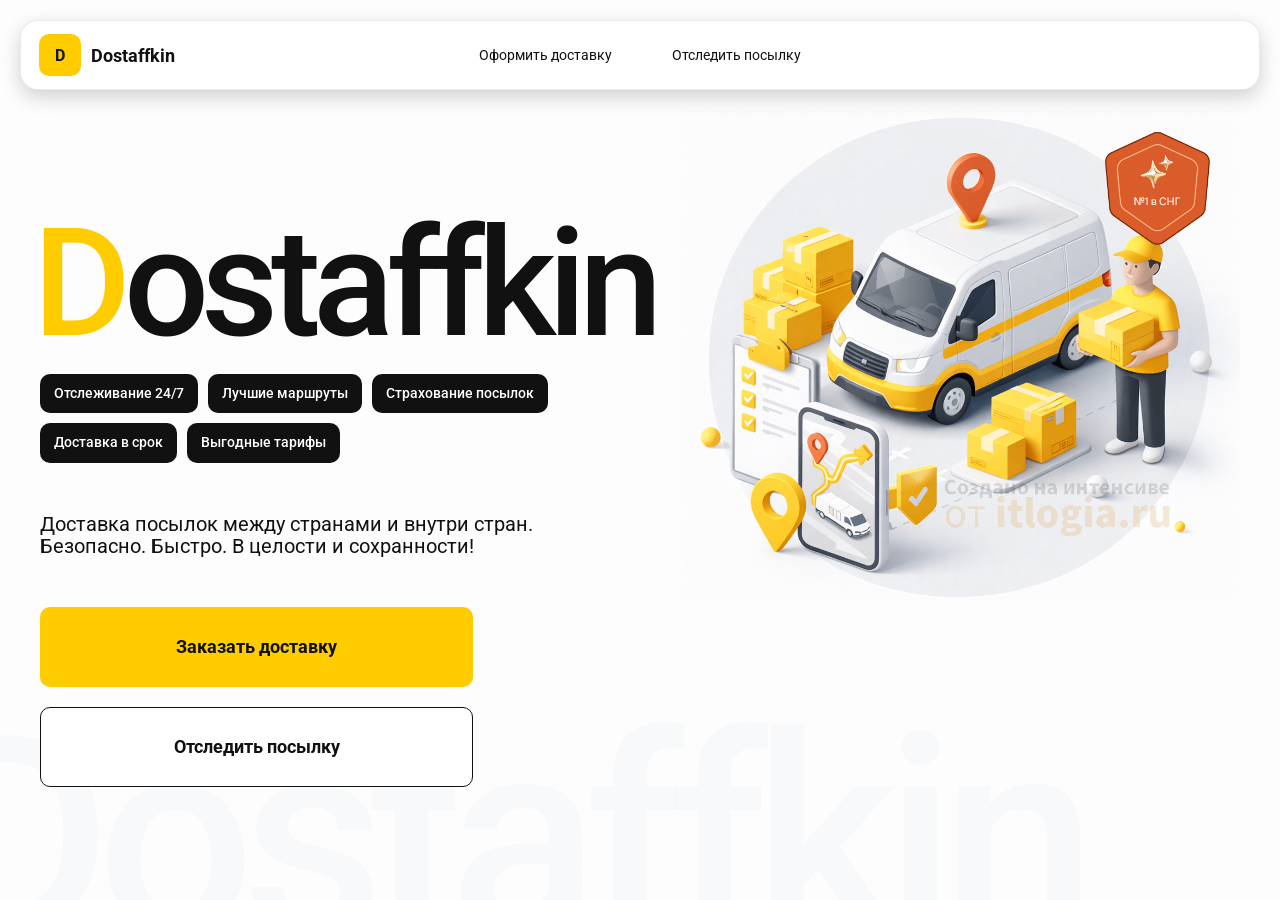
<file: index.html>
<!doctype html>
<html lang="ru">

<head>
    <meta charset="utf-8" />
    <meta name="viewport" content="width=device-width,initial-scale=1,maximum-scale=1,user-scalable=0" />
    <title>Dostaffkin — Доставка посылок между странами и внутри стран. Безопасно. Быстро. В целости и сохранности!
    </title>

    <link href="styles/base.css" rel="stylesheet" />
    <link href="styles/base_adaptive.css" rel="stylesheet" />
    <link href="styles/index.css" rel="stylesheet" />
    <link href="styles/index_adaptive.css" rel="stylesheet" />
</head>

<body>

    <div class="container">
        <header class="header">
            <a class="header-brand" href="#">
                <div class="header-logo">D</div>
                <div class="header-title">Dostaffkin</div>
            </a>
            <nav class="header-menu">
                <a class="header-link" href="./ order.html">Оформить <span>доставку</span></a>
                <a class="header-link" href="./track.html">Отследить <span>посылку</span></a>
            </nav>
        </header>
        <main class="main">
            <section class="main-info">
                <div class="main-title">
                    <span>D</span>ostaffkin
                </div>
                <div class="main-features">
                    <div class="main-feature">Отслеживание 24/7</div>
                    <div class="main-feature">Лучшие маршруты</div>
                    <div class="main-feature">Страхование посылок</div>
                    <div class="main-feature">Доставка в срок</div>
                    <div class="main-feature">Выгодные тарифы</div>
                </div>
                <div class="main-description">
                    Доставка посылок между странами и внутри стран.
                    Безопасно. Быстро. В целости и сохранности!
                </div>
                <div class="main-actions">
                    <a class="button" type="button" href="./ order.html">Заказать доставку</a>
                    <a class="button button-white" type="button" href="./track.html">Отследить посылку</a>
                </div>
            </section>
            <div class="main-title-ghost">Dostaffkin</div>
            <section class="main-image">
                <img src="images/main-image.png" alt="Main image" />
            </section>
        </main>
    </div>

</body>

</html>
</file>
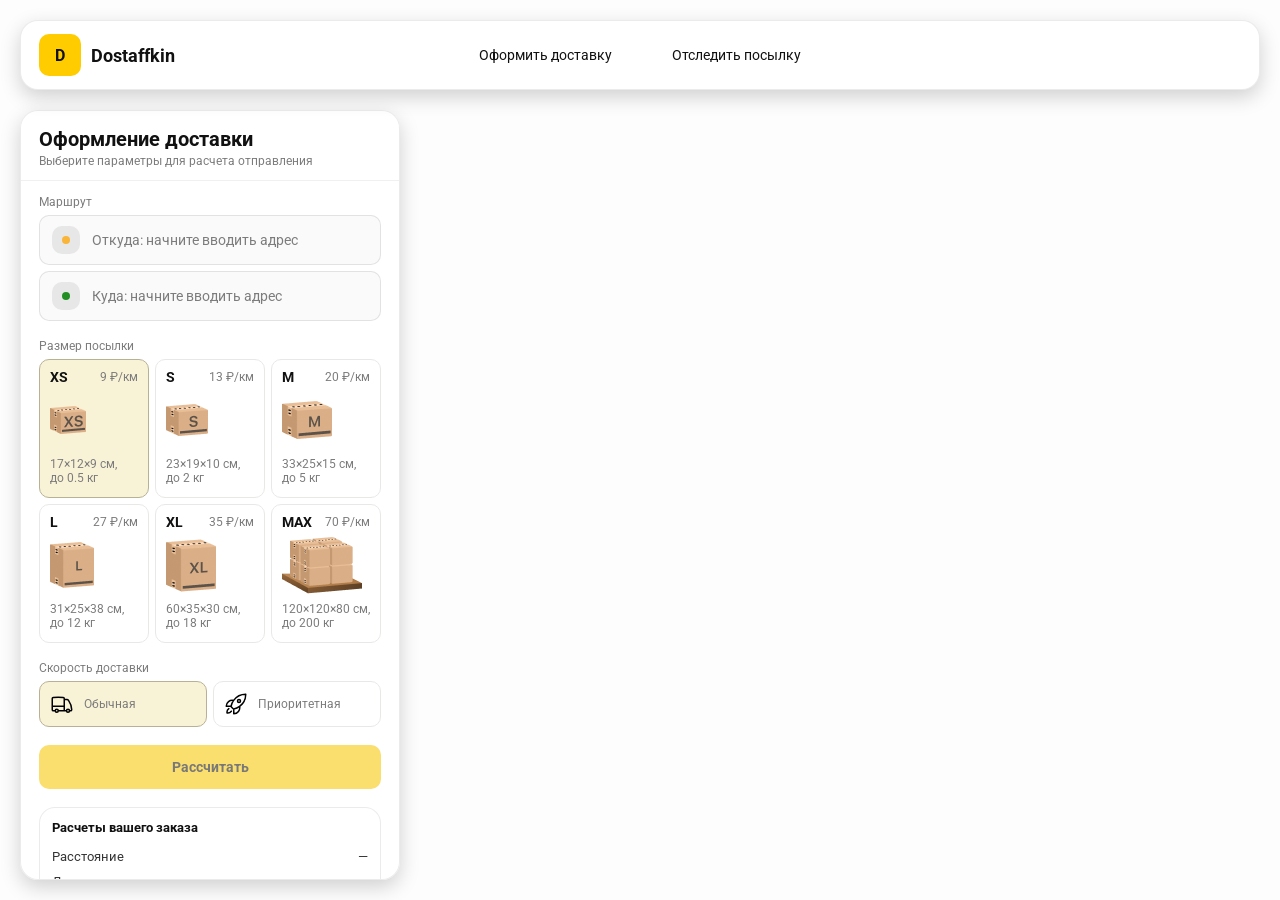
<file:  order.html>
<!doctype html>
<html lang="ru">

<head>
    <meta charset="utf-8" />
    <meta name="viewport" content="width=device-width,initial-scale=1,maximum-scale=1,user-scalable=0" />
    <title>Оформление доставки</title>

    <link rel="stylesheet" href="styles/base.css" />
    <link rel="stylesheet" href="styles/base_adaptive.css" />
    <link rel="stylesheet" href="styles/order.css" />
    <link rel="stylesheet" href="styles/order_adaptive.css" />

    <script src="https://api-maps.yandex.ru/2.1/?lang=ru_RU&apikey=3fb8f8e8-3678-4212-98dc-03aa441da2cb
&suggest_apikey=e123ae72-99aa-44e6-b517-7a10a4af5f5e" type="text/javascript"></script>
</head>

<body>
    <div id="map"></div>

    <header class="header">
        <a class="header-brand" href="./index.html">
            <div class="header-logo">D</div>
            <div class="header-title">Dostaffkin</div>
        </a>
        <nav class="header-menu">
            <a class="header-link" href="#">Оформить <span>доставку</span></a>
            <a class="header-link" href="./track.html">Отследить <span>посылку</span></a>
        </nav>
    </header>

    <aside class="main" id="sidebar">
        <div class="main-header">
            <div class="main-title">Оформление доставки</div>
            <div class="main-text">Выберите параметры для расчета отправления</div>
        </div>
        <div class="main-content">
            <div class="main-route">
                <div class="main-block-title">Маршрут</div>
                <div class="main-fields">
                    <div class="main-field" id="fromField">
                        <div class="main-pin"></div>
                        <input id="from" placeholder="Откуда: начните вводить адрес" autocomplete="off" />
                        <div class="main-ac" id="fromAc" role="listbox" aria-label="Подсказки адресов"></div>
                    </div>

                    <div class="main-field" id="toField">
                        <div class="main-pin"></div>
                        <input id="to" placeholder="Куда: начните вводить адрес" autocomplete="off" />
                        <div class="main-ac" id="toAc" role="listbox" aria-label="Подсказки адресов"></div>
                    </div>
                </div>
            </div>
            <div class="main-package">
                <div class="main-block-title">Размер посылки</div>

                <div class="main-sizes">
                    <div class="main-size-card is-active" data-value="xs">
                        <div class="main-size-top">
                            <div class="main-size-label">XS</div>
                            <div class="main-size-rate">9 ₽/км</div>
                        </div>
                        <div class="main-size-media">
                            <img src="images/sizes/xs.png" alt="Короб XS" />
                        </div>
                        <div class="main-size-description">17×12×9 см,<br>до 0.5 кг</div>
                    </div>

                    <div class="main-size-card" data-value="s">
                        <div class="main-size-top">
                            <div class="main-size-label">S</div>
                            <div class="main-size-rate">13 ₽/км</div>
                        </div>
                        <div class="main-size-media">
                            <img src="images/sizes/s.png" alt="Короб S" />
                        </div>
                        <div class="main-size-description">23×19×10 см,<br>до 2 кг</div>
                    </div>

                    <div class="main-size-card" data-value="m">
                        <div class="main-size-top">
                            <div class="main-size-label">M</div>
                            <div class="main-size-rate">20 ₽/км</div>
                        </div>
                        <div class="main-size-media">
                            <img src="images/sizes/m.png" alt="Короб M" />
                        </div>
                        <div class="main-size-description">33×25×15 см,<br>до 5 кг</div>
                    </div>

                    <div class="main-size-card" data-value="l">
                        <div class="main-size-top">
                            <div class="main-size-label">L</div>
                            <div class="main-size-rate">27 ₽/км</div>
                        </div>
                        <div class="main-size-media">
                            <img src="images/sizes/l.png" alt="Короб L" />
                        </div>
                        <div class="main-size-description">31×25×38 см,<br>до 12 кг</div>
                    </div>

                    <div class="main-size-card" data-value="xl">
                        <div class="main-size-top">
                            <div class="main-size-label">XL</div>
                            <div class="main-size-rate">35 ₽/км</div>
                        </div>
                        <div class="main-size-media">
                            <img src="images/sizes/xl.png" alt="Короб XL" />
                        </div>
                        <div class="main-size-description">60×35×30 см,<br>до 18 кг</div>
                    </div>

                    <div class="main-size-card" data-value="max">
                        <div class="main-size-top">
                            <div class="main-size-label">MAX</div>
                            <div class="main-size-rate">70 ₽/км</div>
                        </div>
                        <div class="main-size-media main-size-media-palleta">
                            <img src="images/sizes/max.png" alt="Паллета" />
                        </div>
                        <div class="main-size-description">120×120×80 см,<br>до 200 кг</div>
                    </div>
                </div>
            </div>
            <div class="main-speed">
                <div class="main-block-title">Скорость доставки</div>

                <div class="main-speeds">
                    <div class="main-speed-card is-active" data-value="regular">
                        <img class="main-speed-media" src="images/icons/regular.svg" alt="Regular" />
                        <div class="main-speed-description">Обычная</div>
                    </div>
                    <div class="main-speed-card" data-value="fast">
                        <img class="main-speed-media" src="images/icons/fast.svg" alt="Fast" />
                        <div class="main-speed-description">Приоритетная</div>
                    </div>

                </div>
            </div>

            <div class="main-calculate-block">
                <button id="calc" class="button calculate-button" type="button" disabled>Рассчитать</button>
            </div>
            <div class="main-result" id="result">
                <div class="main-result-title">Расчеты вашего заказа</div>
                <div class="main-result-lines">
                    <div class="main-result-line"><span>Расстояние</span><span id="distanceValue">—</span></div>
                    <div class="main-result-line"><span>Доставим через</span><span id="durationValue">—</span></div>
                    <div class="main-result-line"><span>Тариф</span><span id="rateValue">—</span></div>
                </div>
                <div class="main-price">
                    <div class="main-price-label">Итого</div>
                    <div class="main-price-value" id="totalValue">—</div>
                </div>
            </div>
            <div class="main-order-box">
                <div class="main-order-form" id="orderForm">
                    <div class="main-order-title">Оформление доставки</div>
                    <div class="main-block-info-row">
                        <div class="main-block-title">Контакты</div>
                        <div class="order-fields">
                            <div class="main-field">
                                <input id="customerName" placeholder="Ваше имя" autocomplete="off" />
                            </div>
                            <div class="main-field">
                                <input id="customerPhone" placeholder="Ваш телефон" autocomplete="off"
                                    inputmode="tel" />
                            </div>
                        </div>
                    </div>
                    <div class="main-block-info-row extra-info">
                        <div class="main-block-title">Дополнительная информация</div>
                        <div class="main-field textarea">
                            <textarea id="comment" placeholder="Детали доставки и комментарии"></textarea>
                        </div>
                    </div>
                    <button id="submit" class="button main-submit-request" type="button" disabled>Отправить
                        заявку
                    </button>
                </div>

                <div class="main-order-success" id="orderSuccess">
                    <div class="main-success-icon">✓</div>
                    <div class="main-success-title">Заявка отправлена!</div>
                    <div class="main-success-title">Номер отправления – <span id="orderId"></span></div>
                    <div class="main-success-subtitle">Мы скоро свяжемся с вами</div>
                </div>
            </div>
        </div>
    </aside>

    <script src="scripts/order.js"></script>
</body>

</html>
</file>
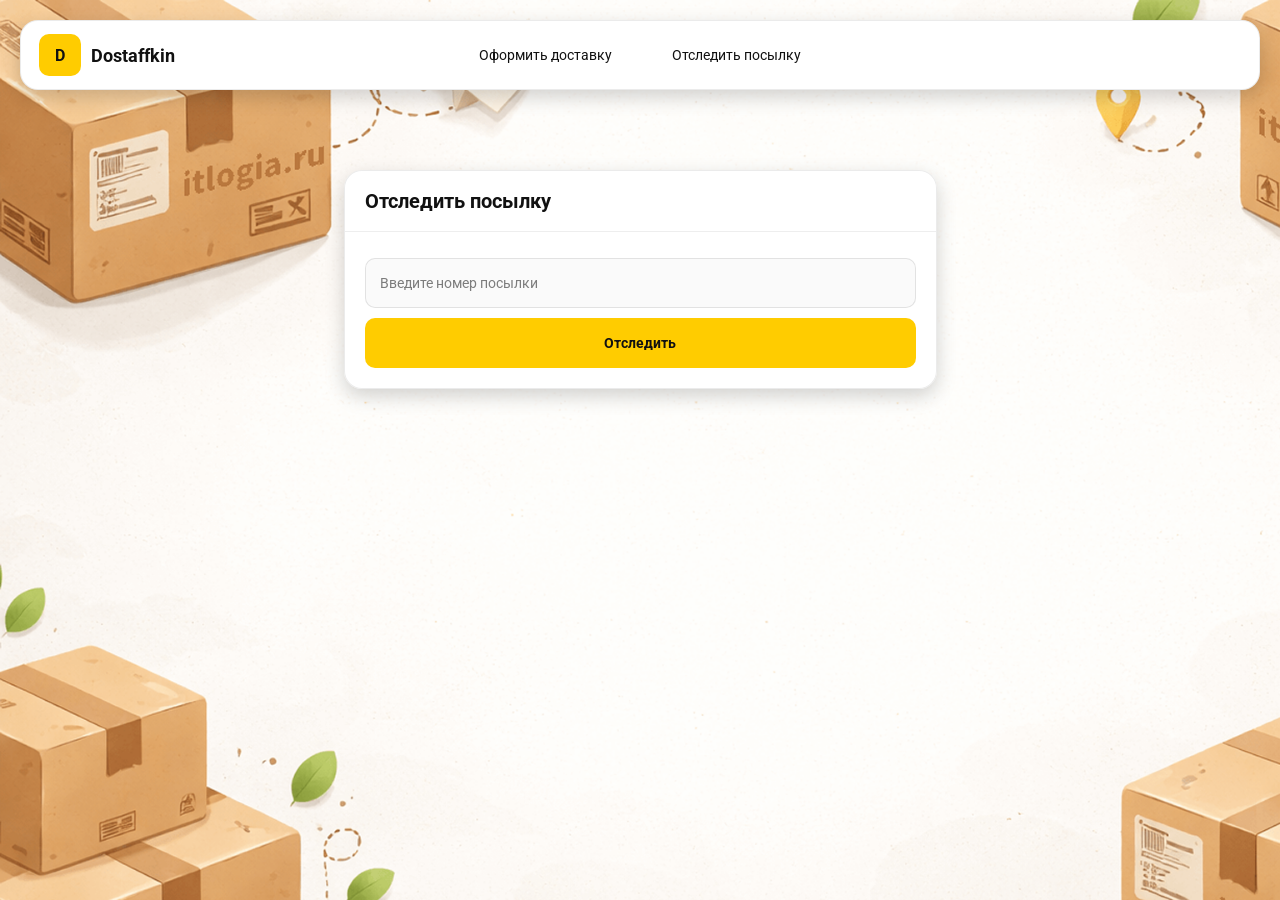
<file: track.html>
<!doctype html>
<html lang="ru">

<head>
    <meta charset="utf-8" />
    <meta name="viewport" content="width=device-width,initial-scale=1,maximum-scale=1,user-scalable=0" />
    <title>Отследить посылку</title>
    <link rel="stylesheet" href="styles/base.css" />
    <link rel="stylesheet" href="styles/base_adaptive.css" />

    <link rel="stylesheet" href="styles/track.css" />
    <link rel="stylesheet" href="styles/track_adaptive.css" />
</head>

<body>
    <div class="container">
        <header class="header">
            <a class="header-brand" href="./index.html">
                <div class="header-logo">D</div>
                <div class="header-title">Dostaffkin</div>
            </a>
            <nav class="header-menu">
                <a class="header-link" href="./ order.html">Оформить <span>доставку</span></a>
                <a class="header-link" href="#">Отследить <span>посылку</span></a>
            </nav>
        </header>
        <main class="track-content">
            <section class="track-card track-search">
                <div class="track-title">Отследить посылку</div>
                <div class="track-action">
                    <div class="main-field track-field">
                        <input id="trackNumber" placeholder="Введите номер посылки" autocomplete="off" />
                    </div>
                    <button id="trackButton" class="button track-button" type="button">Отследить</button>
                </div>
            </section>
            <section class="track-card track-result" id="trackResult">
                <div class="track-result-header">
                    <div class="track-id" id="trackIdValue"></div>
                    <div class="track-routes">
                        <div class="track-route">
                            <div class="track-route-pin">
                                <svg xmlns="http://www.w3.org/2000/svg" fill="none" viewBox="0 0 24 24"
                                    stroke-width="1.5" stroke="orange" class="size-6">
                                    <path stroke-linecap="round" stroke-linejoin="round"
                                        d="M15 10.5a3 3 0 1 1-6 0 3 3 0 0 1 6 0Z" />
                                    <path stroke-linecap="round" stroke-linejoin="round"
                                        d="M19.5 10.5c0 7.142-7.5 11.25-7.5 11.25S4.5 17.642 4.5 10.5a7.5 7.5 0 1 1 15 0Z" />
                                </svg>
                            </div>
                            <div class="track-route-address" id="trackFromValue">
                                Откуда: Москва, улица Арбат, 1
                            </div>
                        </div>
                        <div class="track-route track-route-arrow">
                            <svg xmlns="http://www.w3.org/2000/svg" fill="none" viewBox="0 0 24 24" stroke-width="1.5"
                                stroke="currentColor" class="size-6">
                                <path stroke-linecap="round" stroke-linejoin="round"
                                    d="M19.5 13.5 12 21m0 0-7.5-7.5M12 21V3" />
                            </svg>
                        </div>
                        <div class="track-route">
                            <div class="track-route-pin">
                                <svg xmlns="http://www.w3.org/2000/svg" fill="none" viewBox="0 0 24 24"
                                    stroke-width="1.5" stroke="green" class="size-6">
                                    <path stroke-linecap="round" stroke-linejoin="round"
                                        d="M15 10.5a3 3 0 1 1-6 0 3 3 0 0 1 6 0Z" />
                                    <path stroke-linecap="round" stroke-linejoin="round"
                                        d="M19.5 10.5c0 7.142-7.5 11.25-7.5 11.25S4.5 17.642 4.5 10.5a7.5 7.5 0 1 1 15 0Z" />
                                </svg>
                            </div>
                            <div class="track-route-address" id="trackToValue">
                                Куда: Минск, проспект Независимости, 58
                            </div>
                        </div>
                    </div>
                </div>
                <div class="track-info">
                    <div class="track-status-title">Статус данной посылки:</div>
                    <div class="track-status-list" id="trackStatusList">

                    </div>
                </div>
            </section>
        </main>
    </div>
    <script src="scripts/track.js"></script>
</body>

</html>
</file>
<file: styles/base.css>
*, *::before, *::after {
    box-sizing: border-box;
}

@font-face {
    font-family: "Roboto";
    src: url("../fonts/Roboto-Regular.ttf");
    font-weight: normal;
}

@font-face {
    font-family: "Roboto";
    src: url("../fonts/Roboto-Bold.ttf");
    font-weight: bold;
}

@font-face {
    font-family: "Roboto";
    src: url("../fonts/Roboto-Medium.ttf");
    font-weight: 500;
}

html, body {
    margin: 0;
    color: #111111;
    font-family: "Roboto", sans-serif;
}

body {
    background: #FDFDFD;
}

.header {
    border-radius: 18px;
    box-shadow: 0 7px 20px 0 #0000002E;
    backdrop-filter: blur(10px);
    background: #ffffff;
    left: 20px;
    border: 1px solid rgba(0, 0, 0, 0.08);
    position: fixed;
    right: 20px;
    top: 20px;
    padding: 14px 18px;
    height: 70px;
    display: flex;
    align-items: center;
    z-index: 6;
}

.header-brand {
    display: flex;
    align-items: center;
    text-decoration: none;
    gap: 10px;
}

.header-logo {
    width: 42px;
    height: 42px;
    border-radius: 10px;
    background: #FFCC00;
    display: grid;
    place-items: center;
    font-weight: bold;
    color: #111;
}

.header-title {
    font-size: 18px;
    font-weight: bold;
    color: #111111;
    text-decoration: none;
}

.header-menu {
    display: flex;
    align-items: center;
    gap: 60px;
    margin: 0;
    position: absolute;
    left: 50%;
    transform: translateX(-50%);
}

.header-link {
    font-size: 14px;
    color: #111111;
    text-decoration: none;
}
.button {
    border: 0;
    outline: none;
    height: 44px;
    border-radius: 10px;
    font-size: 14px;
    font-weight: bold;
    cursor: pointer;
    font-family: inherit;
    transition: transform .08s ease, opacity .12s ease;
    background: #ffcc00;
    color: #111111;
    text-align: center;
    text-decoration: none;
}

.button:hover {
    background-color: #E5BC19;
}

.button:disabled {
    cursor: not-allowed;
    background-color: #FADE6E;
    color: #787878;
    transform: none;
}

.button.button-white {
    background: #ffffff;
    border: 1px solid #111111;
}

.button.button-white:hover {
    background: rgb(241 241 241);
}
.main-field {
    display: flex;
    align-items: center;
    margin-top: 6px;
    gap: 10px;
    border: 1px solid #1111111A;
    background: #FAFAFA;
    border-radius: 10px;
    padding: 10px 12px;
    position: relative;
    box-sizing: border-box;
    height: 50px;
}

.main-field.textarea {
    height: auto;
}

.main-pin {
    width: 28px;
    height: 28px;
    border-radius: 10px;
    background: rgba(17, 17, 17, 0.08);
    display: grid;
    place-items: center;
    flex: 0 0 auto;
    position: relative;
}

.main-pin::before {
    content: "";
    width: 8px;
    height: 8px;
    border-radius: 999px;
    background: orange;
    opacity: .75;
    display: block;
}

.main-field:last-child .main-pin::before {
    background: green;
    opacity: .85;
}

input, textarea {
    width: 100%;
    border: 0;
    outline: none;
    background: transparent;
    font-size: 14px;
    color: #111111;
    font-family: inherit;
}

textarea {
    resize: vertical;
    min-height: 72px;
    padding: 2px 0;
}

input::placeholder, textarea::placeholder {
    color: #7C7C7C;
}

.main-field:focus-within {
    border-color: rgba(0, 0, 0, 0.20);
    box-shadow: 0 0 0 4px rgba(255, 204, 0, 0.35);
    background: rgba(255, 255, 255, 0.75);
}
.calculate-button {
    width: 100%;
}
</file>
<file: styles/base_adaptive.css>
@media (max-width: 767px) {
    .header {
        left: 10px;
        right: 10px;
        top: 10px;
    }

    .header-link span {
        display: none;
    }

    .header-menu {
        gap: 20px;
        justify-content: flex-start;
        margin: 0 0 0 30px;
        position: static;
        transform: none;
    }
}

@media (max-width: 420px) {
    .header-title {
        display: none;
    }
}

@media (max-width: 374px) {
    .header-menu {
        gap: 10px;
        margin: 0 0 0 10px;
    }
}
</file>
<file: styles/index.css>
.container {
    overflow: hidden;
    min-height: 100vh;
}
.main {
    padding: 111px 40px 40px;
    position: relative;
    display: flex;
}
.main-info {
    max-width: 840px;
    width: 100%;
    position: relative;
}
.main-title {
    margin-top: 98px;
    font-weight: 500;
    font-size: 200px;
    line-height: 1;
    letter-spacing: -0.05em;
    color: #111111;
    left: -15px;
    position: relative;
}

.main-title span {
    color: #ffcc00;
}
.main-features {
    margin-top: 15px;
    display: flex;
    flex-wrap: wrap;
    gap: 10px;
}

.main-feature {
    background: #111111;
    color: #ffffff;
    padding: 12px 14px;
    font-weight: 500;
    font-size: 14px;
    line-height: 1.1;
    border-radius: 10px;
}
.main-description {
    margin-top: 50px;
    max-width: 500px;
    font-size: 20px;
    line-height: 1.1;
    color: #111111;
}
.main-actions {
    margin-top: 50px;
    display: flex;
    flex-direction: column;
    gap: 20px;
}

.main-actions .button {
    height: 80px;
    width: 433px;
    font-size: 18px;
    font-weight: bold;
    place-items: center;
    display: grid;
}
.main-title-ghost {
    position: absolute;
    z-index: -1;
    left: -70px;
    bottom: -150px;
    font-weight: 500;
    font-size: 278px;
    line-height: 1;
    letter-spacing: -0.05em;
    color: #ECEDF04D;
}
.main-image {
    width: 1024px;
    top: 100px;
    z-index: -2;
}

.main-image img {
    width: 100%;
    max-width: 1024px;
    height: auto;
    display: block;
}
</file>
<file: styles/index_adaptive.css>
@media (max-width: 1760px) {
    .main-title {
        font-size: 150px;
        left: -7px;
    }

    .main-info {
        max-width: 640px;
    }
}
@media (max-width: 1200px) {
    .main-info {
        max-width: 540px;
    }

    .main {
        padding: 111px 20px 20px;
    }

    .main-title {
        font-size: 120px;
        left: -4px;
    }

    .main-title-ghost {
        font-size: 220px;
    }
}
@media (max-width: 1024px) {
    .main-title {
        margin-top: 30px;
    }

    .main {
        flex-direction: column-reverse;
    }

    .main-image {
        max-width: 350px;
        position: absolute;
        left: 370px;
        top: 370px;
    }

    .main-info {
        max-width: 100%;
    }

    .main-actions {
        gap: 10px;
    }

    .main-actions .button {
        height: 50px;
        font-size: 14px;
        width: auto;
        max-width: 300px;
    }

    .main-description {
        max-width: 350px;
    }
}
@media (max-width: 570px) {
    .main-title {
        font-size: 88px;
    }

    .main-description {
        max-width: 100%
    }

    .main-actions {
       width: 100%;
    }

    .main-actions .button {
        width: 100%;
        max-width: 100%
    }

    .main-image {
        max-width: 650px;
        position: absolute;
        left: 170px;
        top: 70px;
        opacity: 0.2;
    }
}
@media (max-width: 400px) {
    .main-title {
        font-size: 70px;
    }
}
</file>
<file: styles/order.css>
#map {
    position: fixed;
    inset: 0;
}
.main {
    border-radius: 18px;
    box-shadow: 0 7px 20px 0 #0000002E;
    backdrop-filter: blur(10px);
    background: rgba(255, 255, 255, 0.96);
    left: 20px;
    border: 1px solid rgba(0, 0, 0, 0.08);
    position: fixed;
    top: 110px;
    bottom: 20px;
    width: 380px;
    display: flex;
    flex-direction: column;
    overflow: hidden;
    z-index: 5;
}
.main-header {
    padding: 18px 18px 12px 18px;
    border-bottom: 1px solid rgba(0, 0, 0, 0.06);
    display: flex;
    flex-direction: column;
}

.main-title {
    font-size: 20px;
    line-height: 100%;
    font-weight: bold;
}

.main-text {
    font-size: 12px;
    margin-top: 5px;
    color: #7C7C7C;
}
.main-content {
    padding: 14px 18px 18px 18px;
    overflow: auto;
    scrollbar-width: none;
    display: flex;
    flex-direction: column;
    gap: 18px;
    flex: 1;
}
.main-block-title {
    font-size: 12px;
    color: #7C7C7C;
}

.main-route .main-block-title,
.main-package .main-block-title {
    margin-bottom: 6px;
}
.main-sizes {
    display: grid;
    gap: 6px;
    grid-template-columns: repeat(3, 1fr);
}

.main-size-card {
    border: 1px solid #E8E8E7;
    background: #FFFFFF;
    border-radius: 10px;
    padding: 10px;
    cursor: pointer;
    user-select: none;
    transition: transform .08s ease, border-color .12s ease, background .12s ease;
    min-height: 139px;
}

.main-size-card:hover {
    transform: translateY(-1px);
}

.main-size-card.is-active {
    background-color: #F8F2D6;
    border-color: #B7B196;
}

.main-size-top {
    display: flex;
    align-items: center;
    justify-content: space-between;
}

.main-size-label {
    font-weight: bold;
    font-size: 14px;
    color: #111111;
    line-height: 100%;
}

.main-size-rate {
    font-size: 12px;
    color: #7C7C7C;
    line-height: 100%;
}

.main-size-media {
    margin-top: 8px;
    height: 57px;
}

.main-size-description {
    margin-top: 8px;
    font-size: 12px;
    color: #7C7C7C;
    line-height: 1.2;
}
.main-result {
    border: 1px solid rgba(0, 0, 0, 0.08);
    background: rgba(255, 255, 255, 0.75);
    border-radius: 16px;
    padding: 12px;
    line-height: 1.25;
}

.main-result-title {
    font-weight: bold;
    font-size: 13px;
    color: #111111;
    margin-bottom: 13px;
}

.main-result-lines {
    gap: 8px;
    display: flex;
    flex-direction: column;
}

.main-result-line {
    font-size: 13px;
    color: rgba(17, 17, 17, 0.85);
    display: flex;
    justify-content: space-between;
}

.main-price {
    margin-top: 18px;
    padding-top: 10px;
    border-top: 1px dashed rgba(0, 0, 0, 0.12);
    display: flex;
    align-items: baseline;
    justify-content: space-between;
}

.main-price-label {
    font-size: 12px;
    color: rgba(17, 17, 17, 0.55);
}

.main-price-value {
    font-size: 20px;
    font-weight: bold;
    color: #111111;
    letter-spacing: -0.3px;
}
.main-order-box {
    background: #ffffff;
    border: 1px solid #E8E8E7;
    border-radius: 10px;
    padding: 12px;
}

.main-order-title {
    margin-bottom: 8px;
    font-weight: bold;
    font-size: 14px;
    color: #111111;
}

.main-block-info {
    display: flex;
    flex-direction: column;
    gap: 6px;
}

.order-fields {
    display: grid;
    grid-template-columns: 1fr 1fr;
    column-gap: 10px;
    margin-top: 6px;
}

.main-block-info-row.extra-info {
    display: block;
    margin-top: 13px;
}

.main-submit-request {
    width: 100%;
    margin-top: 6px;
}

.main-order-success {
    display: none;
    text-align: center;
    padding: 22px 12px;
    gap: 12px;
}

.main-order-success.is-visible {
    display: flex;
    flex-direction: column;
    align-items: center;
}

.main-success-icon {
    width: 56px;
    height: 56px;
    border-radius: 50%;
    background: #16a34a;
    color: #ffffff;
    display: grid;
    place-items: center;
    font-size: 30px;
}

.main-success-title {
    font-size: 14px;
    font-weight: bold;
    color: #111111;
}

.main-success-subtitle {
    font-size: 12px;
    color: rgba(17, 17, 17, 0.55);
    line-height: 1.3;
}

.main-speed .main-block-title {
    margin-bottom: 6px;
}

.main-speeds {
    display: grid;
    gap: 6px;
    grid-template-columns: repeat(2, 1fr);
}

.main-speed-card {
    border: 1px solid #E8E8E7;
    background: #FFFFFF;
    border-radius: 10px;
    padding: 10px;
    cursor: pointer;
    user-select: none;
    transition: transform .08s ease, border-color .12s ease, background .12s ease;
    display: flex;
    align-items: center;
    gap: 10px;
}

.main-speed-card:hover {
    transform: translateY(-1px);
}

.main-speed-card.is-active {
    background-color: #F8F2D6;
    border-color: #B7B196;
}

.main-speed-description {
    font-size: 12px;
    color: #7C7C7C;
    line-height: 1.2;
}
</file>
<file: styles/order_adaptive.css>
@media (max-width: 767px) {
    .main {
        left: 10px;
        right: 10px;
        top: 50%;
        bottom: 12px;
        width: auto;
        max-width: none;
    }
}

@media (max-width: 420px) {
    .main-sizes {
        grid-template-columns: repeat(2, 1fr);
    }
}
</file>
<file: styles/track.css>
.container {
    background: #F4F4F4 url("../images/track-bg.png");
    background-size: cover;
    min-height: 100vh;
    padding: 170px 0 50px 0;
}
.track-content {
    width: 593px;
    margin: 0 auto;
}
.track-card {
    width: 100%;
    border-radius: 18px;
    box-shadow: 0 7px 20px 0 #0000002E;
    backdrop-filter: blur(10px);
    background: rgba(255, 255, 255, 0.96);
    border: 1px solid rgba(0, 0, 0, 0.08);
}

.track-title {
    font-size: 20px;
    line-height: 100%;
    font-weight: bold;
    border-bottom: 1px solid #EEEEEE;
    padding: 20px;
}

.track-action {
    padding: 20px;
}

.track-button {
    width: 100%;
    height: 50px;
}

.track-field {
    margin-bottom: 10px;
}
.track-result {
    margin-top: 5px;
    display: none;
}

.track-result.is-visible {
    display: block;
}

.track-result-header {
    font-weight: bold;
    font-size: 14px;
    color: #111111;
    padding: 20px;
    border-bottom: 1px solid #EEEEEE;
}

.track-id {
    margin-bottom: 12px;
    font-size: 20px;
}

.track-routes {
    display: flex;
    flex-direction: column;
    gap: 10px;
    font-weight: normal;
}

.track-route {
    display: flex;
    align-items: center;
    gap: 10px;
}

.track-route-pin {
    width: 24px;
    height: 24px;
    flex-shrink: 0;
}

.track-route-arrow {
    padding: 15px 0;
    width: 24px;
    height: 24px;
}

.track-info {
    padding: 20px;
}

.track-status {
    display: flex;
    align-items: center;
    font-size: 12px;
    gap: 10px;
}

.track-status-title {
    font-size: 14px;
    color: #111111;
    margin-bottom: 20px;
}

.track-status-list {
    display: flex;
    flex-direction: column;
    gap: 15px;
}

.track-status-icon {
    width: 40px;
    height: 40px;
    border-radius: 50%;
    background: rgba(17, 17, 17, 0.08);
    display: grid;
    place-items: center;
    flex: 0 0 auto;
}

.track-status.created .track-status-icon {
    background-color: #F1CB00;
}

.track-status.in-way .track-status-icon {
    background-color: #F08A11;
}

.track-status.ready .track-status-icon {
    background-color: #A35D0A;
}

.track-status.done .track-status-icon {
    background-color: #37C93B;
}

.track-status-text {
    display: flex;
    align-items: center;
    justify-content: space-between;
    color: #111111;
    font-size: 12px;
    flex: 1;
}

.track-status-date {
    color: rgba(17, 17, 17, 0.55);
}
</file>
<file: styles/track_adaptive.css>
@media (max-width: 767px) {
    .container {
        padding: 130px 0 50px 0;
    }

    .track-content {
        width: 100%;
        padding-left: 10px;
        padding-right: 10px;
    }

    .track-result-header {
        padding: 20px;
    }
}
</file>
